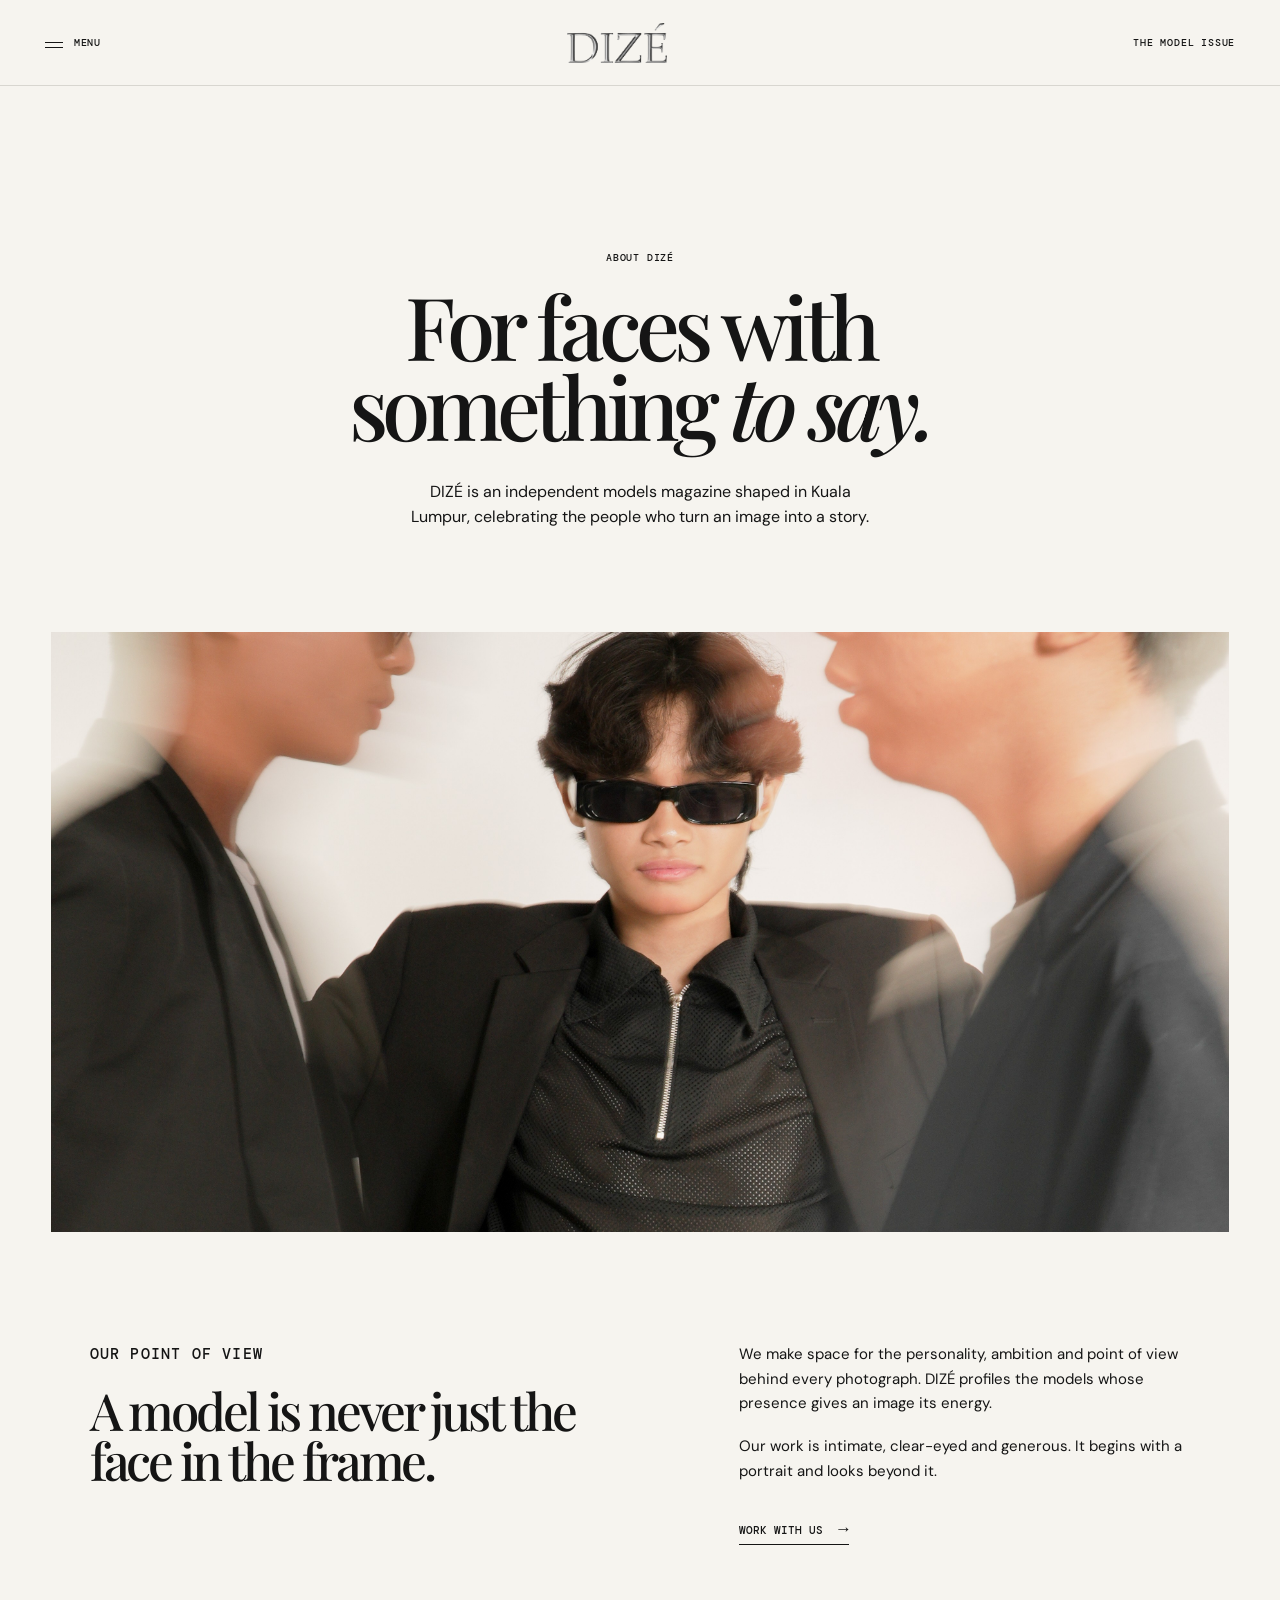
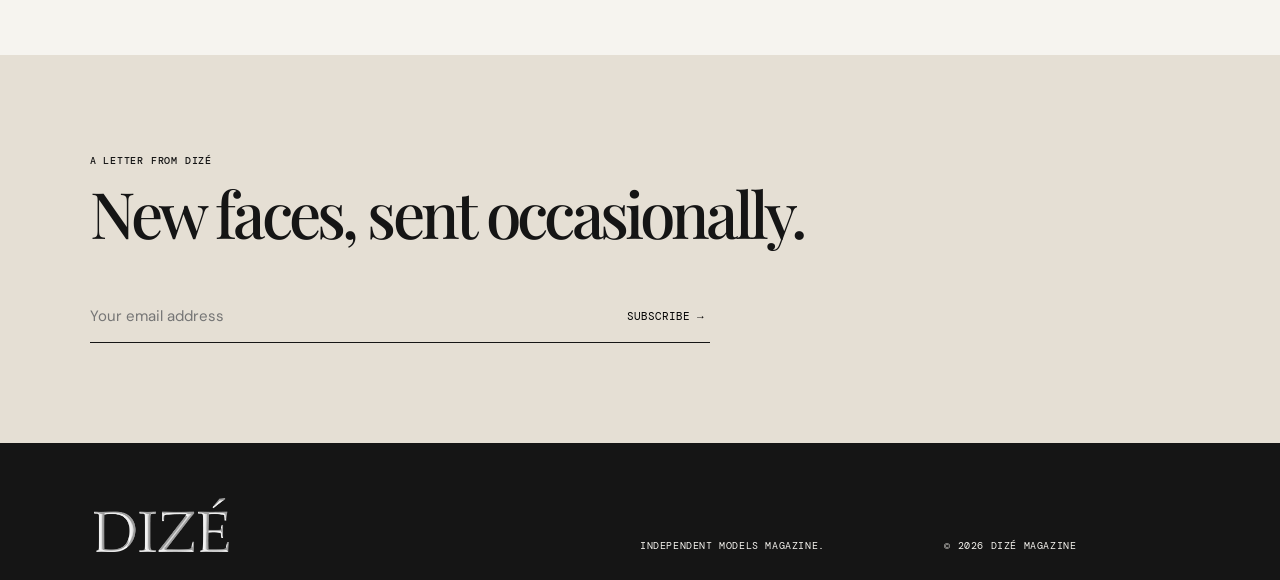
<file: about.html>
<!doctype html><html lang="en"><head><meta charset="utf-8"><meta name="viewport" content="width=device-width, initial-scale=1"><title>About — DIZÉ</title><link rel="preconnect" href="https://fonts.googleapis.com"><link rel="preconnect" href="https://fonts.gstatic.com" crossorigin><link href="https://fonts.googleapis.com/css2?family=DM+Mono:wght@400;500&family=DM+Sans:wght@400;500;600&family=Playfair+Display:ital,wght@0,500;0,600;0,700;1,500&display=swap" rel="stylesheet"><link rel="stylesheet" href="styles.css"></head><body><header class="site-header light-header"><button class="menu-button" aria-label="Open menu" aria-expanded="false"><i></i><i></i><span>Menu</span></button><a class="wordmark" href="index.html">DIZÉ</a><a class="edition" href="about.html">The Model Issue</a></header><main><section class="about-hero"><p class="eyebrow">About DIZÉ</p><h1>For faces with<br>something <em>to say.</em></h1><p class="intro">DIZÉ is an independent models magazine shaped in Kuala Lumpur, celebrating the people who turn an image into a story.</p></section><section class="about-image photo-about"></section><section class="about-copy"><div><p class="eyebrow">Our point of view</p><h2>A model is never just the face in the frame.</h2></div><div><p>We make space for the personality, ambition and point of view behind every photograph. DIZÉ profiles the models whose presence gives an image its energy.</p><p>Our work is intimate, clear-eyed and generous. It begins with a portrait and looks beyond it.</p><a class="text-link" href="mailto:hello@dize-magazine.com">Work with us <b>→</b></a></div></section><section class="newsletter"><p class="eyebrow">A letter from DIZÉ</p><h2>New faces, sent occasionally.</h2><form><input type="email" aria-label="Your email address" placeholder="Your email address"><button type="submit">Subscribe <b>→</b></button></form></section></main><footer class="footer"><a class="wordmark" href="index.html">DIZÉ</a><p>Independent models magazine.</p><p>© 2026 DIZÉ Magazine</p></footer><div class="menu-overlay" aria-hidden="true"></div><aside class="side-nav" aria-label="Site navigation"><div class="nav-top"><span class="wordmark">DIZÉ</span><button class="close-button" aria-label="Close menu">Close <b>×</b></button></div><nav><a href="index.html">Home</a><a href="wan-arif.html">Wan Arif</a><a href="fiqri-razi.html">Fiqri Razi</a><a href="sofea-hanna.html">Sofea Hanna</a><a class="active" href="about.html">About</a></nav><div class="nav-bottom"><p>Subscribe to our letter</p><a href="mailto:hello@dize-magazine.com">hello@dize-magazine.com</a><span>Instagram &nbsp; / &nbsp; TikTok</span></div></aside><script src="site.js"></script></body></html>
</file>
<file: styles.css>
:root{--ink:#151515;--paper:#f6f4ef;--line:#d8d6d0;--red:#d94a35;--serif:'Playfair Display',Georgia,serif;--sans:'DM Sans',Arial,sans-serif;--mono:'DM Mono',monospace}*{box-sizing:border-box}html{scroll-behavior:smooth}body{margin:0;background:var(--paper);color:var(--ink);font-family:var(--sans)}a{color:inherit;text-decoration:none}.site-header{height:86px;padding:0 3.5vw;display:flex;align-items:center;justify-content:space-between;position:absolute;z-index:3;top:0;width:100%;color:white}.light-header{position:relative;color:var(--ink);border-bottom:1px solid var(--line)}.wordmark{font:600 46px/.8 var(--serif);letter-spacing:-3px}.edition,.menu-button,.eyebrow,.meta{font:500 10px/1.2 var(--mono);text-transform:uppercase;letter-spacing:.08em}.menu-button{display:flex;gap:8px;align-items:center;border:0;padding:10px 0;background:none;color:inherit;cursor:pointer}.menu-button i{display:block;width:18px;height:1px;background:currentColor}.menu-button i+ i{margin-left:-26px;transform:translateY(5px)}.menu-button span{margin-left:3px}.hero{min-height:760px;display:flex;align-items:flex-end;padding:9vw 7vw;color:white;position:relative}.image-hero:before,.category-hero:before{content:'';position:absolute;inset:0;background:linear-gradient(90deg,rgba(0,0,0,.57),rgba(0,0,0,.07) 70%),linear-gradient(0deg,rgba(0,0,0,.28),transparent 45%)}.hero-home{background:url('assets/zul_2.JPG') center 35%/cover}.hero-copy{max-width:630px;position:relative}.eyebrow{margin:0 0 14px}.hero h1,.category-hero h1,.about-hero h1{font:500 clamp(55px,6.8vw,106px)/.91 var(--serif);letter-spacing:-.065em;margin:0}.hero h1 em,.category-hero h1 em,.about-hero h1 em{font-weight:500}.hero-dek{max-width:410px;line-height:1.55;font-size:15px;margin:28px 0}.text-link{font:500 11px var(--mono);text-transform:uppercase;border-bottom:1px solid currentColor;padding-bottom:5px}.text-link b{font-size:17px;margin-left:8px}.image-credit{position:absolute;right:3.5vw;bottom:22px;font:10px var(--mono);opacity:.75}.ticker{min-height:48px;border-bottom:1px solid var(--line);border-top:1px solid var(--line);display:flex;gap:42px;align-items:center;padding:0 3.5vw;overflow:hidden;white-space:nowrap;font:10px var(--mono);text-transform:uppercase;letter-spacing:.06em}.ticker span:first-child{color:var(--red)}.section-wrap{max-width:1360px;margin:auto;padding:92px 4vw}.featured-grid{display:grid;grid-template-columns:1.55fr 1fr;gap:6vw}.photo{background-position:center;background-size:cover}.lead-story .photo{height:460px}.lead-story h2,.feature-story h2{font:500 clamp(34px,3.5vw,58px)/.98 var(--serif);letter-spacing:-.05em;margin:13px 0}.summary{max-width:530px;font-size:14px;line-height:1.55;color:#555}.side-stories{border-top:1px solid var(--ink)}.story-row{padding:24px 0;border-bottom:1px solid var(--line)}.story-row a{display:grid;grid-template-columns:150px 1fr;gap:22px}.story-row .photo{height:130px}.story-row h3,.image-card h3,.story-list h3{font:500 25px/1.04 var(--serif);letter-spacing:-.04em;margin:4px 0 17px}.meta{color:#777}.latest{padding-top:26px}.section-title{border-top:1px solid var(--ink);padding-top:16px;display:grid;grid-template-columns:1fr 2fr auto;align-items:baseline}.section-title h2{font:500 48px/1 var(--serif);letter-spacing:-.05em;margin:0}.card-grid{display:grid;gap:26px;margin-top:44px}.three{grid-template-columns:repeat(3,1fr)}.image-card .photo{height:330px;margin-bottom:18px}.image-card h3{font-size:29px}.footer{background:var(--ink);color:var(--paper);padding:55px 4vw 28px;display:grid;grid-template-columns:2fr 1fr 1fr;gap:20px;align-items:end}.footer .wordmark{font-size:64px}.footer p{margin:0;font:10px var(--mono);text-transform:uppercase;letter-spacing:.06em}.photo-fashion-1{background-image:url('https://images.unsplash.com/photo-1529139574466-a303027c1d8b?auto=format&fit=crop&w=1000&q=85')}.photo-fashion-2{background-image:url('https://images.unsplash.com/photo-1485230895905-ec40ba36b9bc?auto=format&fit=crop&w=1000&q=85')}.photo-fashion-3{background-image:url('https://images.unsplash.com/photo-1496747611176-843222e1e57c?auto=format&fit=crop&w=1300&q=85')}.photo-fashion-4{background-image:url('https://images.unsplash.com/photo-1542291026-7eec264c27ff?auto=format&fit=crop&w=1000&q=85')}.photo-beauty-1{background-image:url('https://images.unsplash.com/photo-1512496015851-a90fb38ba796?auto=format&fit=crop&w=1000&q=85')}.photo-beauty-2{background-image:url('https://images.unsplash.com/photo-1522335789203-aabd1fc54bc9?auto=format&fit=crop&w=1000&q=85')}.photo-beauty-3{background-image:url('https://images.unsplash.com/photo-1487412720507-e7ab37603c6f?auto=format&fit=crop&w=1300&q=85')}.photo-beauty-4{background-image:url('https://images.unsplash.com/photo-1619451334792-150fd785ee74?auto=format&fit=crop&w=1000&q=85')}.photo-culture-1{background-image:url('https://images.unsplash.com/photo-1518005020951-eccb494ad742?auto=format&fit=crop&w=1000&q=85')}.photo-culture-2{background-image:url('https://images.unsplash.com/photo-1485846234645-a62644f84728?auto=format&fit=crop&w=1000&q=85')}.photo-culture-3{background-image:url('https://images.unsplash.com/photo-1486325212027-8081e485255e?auto=format&fit=crop&w=1300&q=85')}.photo-culture-4{background-image:url('https://images.unsplash.com/photo-1500534623283-312aade485b7?auto=format&fit=crop&w=1000&q=85')}.category-hero{min-height:620px;position:relative;display:flex;align-items:flex-end;padding:90px 7vw;color:white;background-position:center;background-size:cover}.category-hero>div{position:relative;max-width:500px}.category-hero p:last-child{font-size:15px;line-height:1.5;max-width:330px;margin:21px 0 0}.photo-fashion-hero{background-image:url(assets/wanarif_2.jpeg)}.photo-beauty-hero{background-image:url('https://images.unsplash.com/photo-1525507119028-ed4c629a60a3?auto=format&fit=crop&w=2200&q=90')}.photo-culture-hero{background-image:url('assets/ARI_1.jpeg')}.category-layout{display:grid;grid-template-columns:1.25fr 1fr;gap:7vw}.feature-story .photo{height:570px}.story-list{padding-top:1px}.story-list article{border-top:1px solid var(--ink);padding:24px 0}.story-list a{display:grid;grid-template-columns:34px 1fr 110px;gap:14px;align-items:start}.story-list span{font:10px var(--mono)}.story-list h3{margin:2px 0;font-size:28px}.story-list .photo{height:94px}.about-hero{padding:13vw 7vw 8vw;text-align:center}.about-hero .eyebrow{margin-bottom:22px}.about-hero .intro{max-width:470px;margin:35px auto 0;font-size:16px;line-height:1.55}.about-image{height:600px;margin:0 4vw;background:url('assets/About_1.jpg') center/cover}.about-copy{padding:110px 7vw;display:grid;grid-template-columns:1.1fr 1fr;gap:12vw}.about-copy h2{font:500 clamp(37px,4vw,62px)/.98 var(--serif);letter-spacing:-.06em;margin:0}.about-copy p{font-size:15px;line-height:1.65;margin:0 0 18px}.about-copy .text-link{display:inline-block;margin-top:15px}.newsletter{background:#e5dfd4;padding:100px 7vw}.newsletter h2{font:500 clamp(42px,5vw,72px)/1 var(--serif);letter-spacing:-.06em;margin:0 0 45px}.newsletter form{max-width:620px;border-bottom:1px solid var(--ink);display:flex}.newsletter input{background:transparent;border:0;outline:0;flex:1;padding:16px 0;font:15px var(--sans)}.newsletter button{background:none;border:0;font:11px var(--mono);text-transform:uppercase;cursor:pointer}.form-success{font:500 14px var(--sans)}.menu-overlay{opacity:0;visibility:hidden;position:fixed;inset:0;background:rgba(0,0,0,.45);z-index:8;transition:.35s}.side-nav{height:100vh;width:min(460px,90vw);position:fixed;right:0;top:0;background:#fff;z-index:9;padding:31px 30px 35px;transform:translateX(100%);transition:transform .45s cubic-bezier(.19,1,.22,1);display:flex;flex-direction:column}.menu-open{overflow:hidden}.menu-open .side-nav{transform:translateX(0)}.menu-open .menu-overlay{opacity:1;visibility:visible}.nav-top{display:flex;justify-content:space-between;align-items:center}.nav-top .wordmark{font-size:42px}.close-button{border:0;background:none;font:10px var(--mono);text-transform:uppercase;letter-spacing:.08em;cursor:pointer}.close-button b{font:24px var(--sans);vertical-align:middle;margin-left:6px;font-weight:400}.side-nav nav{margin-top:65px;border-top:1px solid var(--line)}.side-nav nav a{padding:17px 0;border-bottom:1px solid var(--line);display:flex;justify-content:space-between;text-transform:uppercase;font:500 14px var(--sans);letter-spacing:.02em}.side-nav nav a.active{border-left:2px solid var(--ink);padding-left:12px}.side-nav nav b{font-size:19px;font-weight:400}.nav-bottom{margin-top:auto;display:grid;gap:10px;font:10px var(--mono);text-transform:uppercase;letter-spacing:.06em}.nav-bottom p{margin:0;color:#777}.nav-bottom a{font-size:11px;text-transform:none;letter-spacing:0}.nav-bottom span{margin-top:12px;color:#777}@media(max-width:720px){.site-header{height:68px;padding:0 5vw}.wordmark{font-size:36px}.edition{display:none}.hero{min-height:680px;padding:0 7vw 65px}.hero h1{font-size:63px}.featured-grid,.category-layout,.about-copy{grid-template-columns:1fr;gap:44px}.section-wrap{padding:60px 6vw}.lead-story .photo,.feature-story .photo{height:390px}.side-stories{border-top:1px solid var(--ink)}.story-row a{grid-template-columns:110px 1fr;gap:15px}.story-row .photo{height:105px}.story-row h3{font-size:21px}.section-title{grid-template-columns:1fr auto}.section-title .eyebrow{grid-column:1/-1}.section-title h2{font-size:42px}.three{grid-template-columns:1fr;gap:44px}.image-card .photo{height:390px}.footer{grid-template-columns:1fr;gap:18px}.footer .wordmark{font-size:54px}.category-hero{min-height:540px;padding:70px 7vw}.category-hero h1{font-size:64px}.story-list a{grid-template-columns:23px 1fr 80px}.story-list h3{font-size:22px}.story-list .photo{height:80px}.about-hero{padding:130px 7vw 70px}.about-hero h1{font-size:58px}.about-image{height:410px;margin:0 5vw}.about-copy{padding:75px 7vw}.newsletter{padding:70px 7vw}.newsletter h2{font-size:48px}.side-nav{padding:25px}.nav-top .wordmark{font-size:38px}}
</file>
